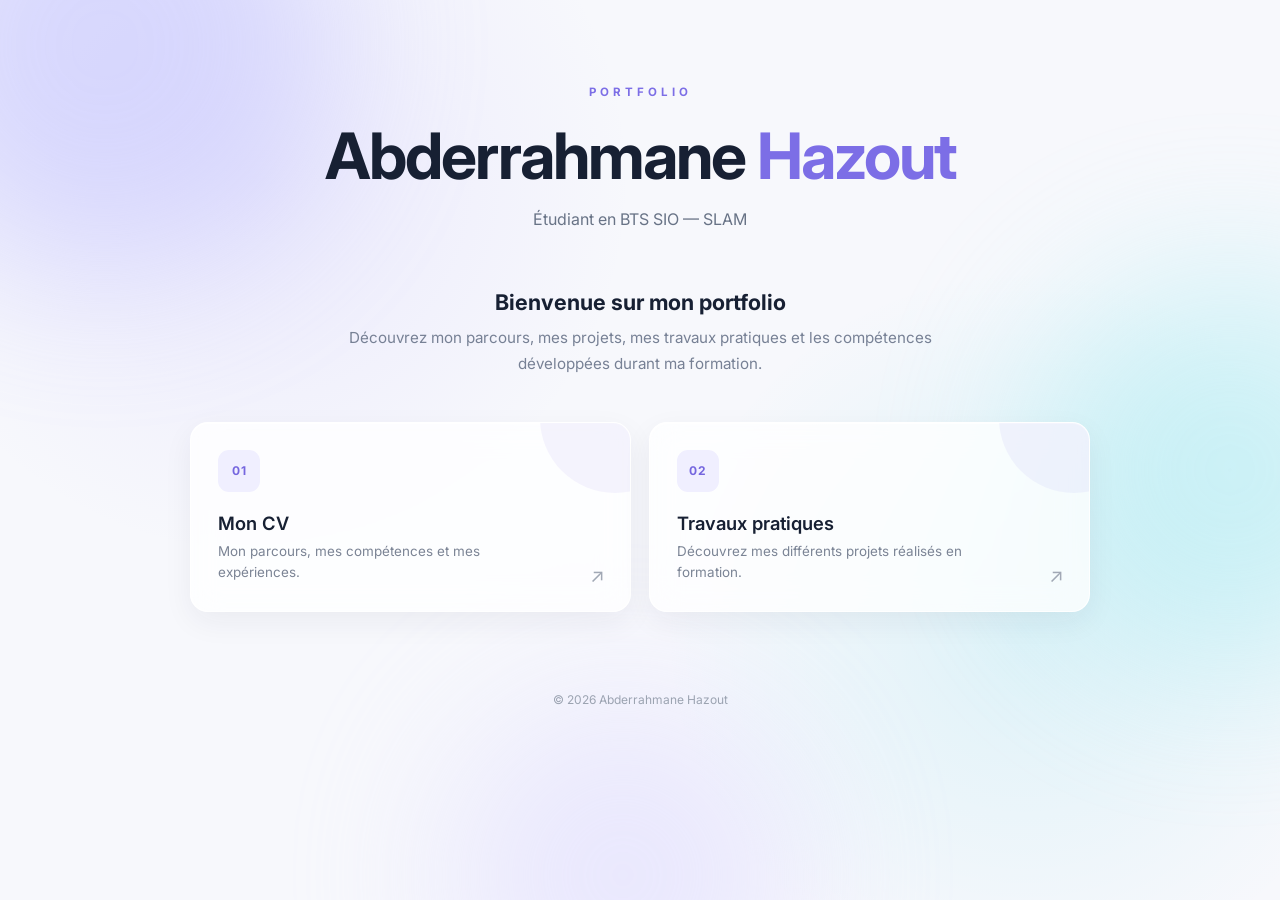
<file: index.html>
<!DOCTYPE html>

<html lang="fr">
<head>
    <meta charset="UTF-8">
    <meta name="viewport" content="width=device-width, initial-scale=1.0">
    <meta http-equiv="X-UA-Compatible" content="ie=edge">
    <title>Portfolio — Abderrahmane Hazout</title>
    <link rel="stylesheet" href="style.css">
</head>

<body>


<div class="background">
    <div class="blob blob-1"></div>
    <div class="blob blob-2"></div>
    <div class="blob blob-3"></div>
</div>

<header>
    <div class="header-content">
        <span class="welcome">PORTFOLIO</span>
        <h1>Abderrahmane <span>Hazout</span></h1>
        <p>Étudiant en BTS SIO — SLAM</p>
    </div>
</header>

<main class="container">

    <section class="intro">
        <h2>Bienvenue sur mon portfolio</h2>
        <p>
            Découvrez mon parcours, mes projets, mes travaux pratiques
            et les compétences développées durant ma formation.
        </p>
    </section>

    <ul class="tp-list">

        <li>
            <a href="CV-2026.pdf">
                <div class="icon">01</div>
                <div class="card-content">
                    <h3>Mon CV</h3>
                    <p>Mon parcours, mes compétences et mes expériences.</p>
                </div>
                <span class="arrow">↗</span>
            </a>
        </li>

        <li>
            <a href="tp/index.html">
                <div class="icon">02</div>
                <div class="card-content">
                    <h3>Travaux pratiques</h3>
                    <p>Découvrez mes différents projets réalisés en formation.</p>
                </div>
                <span class="arrow">↗</span>
            </a>
        </li>

       

        

    </ul>

</main>

<footer>
    <p>© 2026 Abderrahmane Hazout</p>
</footer>


</body>
</html>
</file>
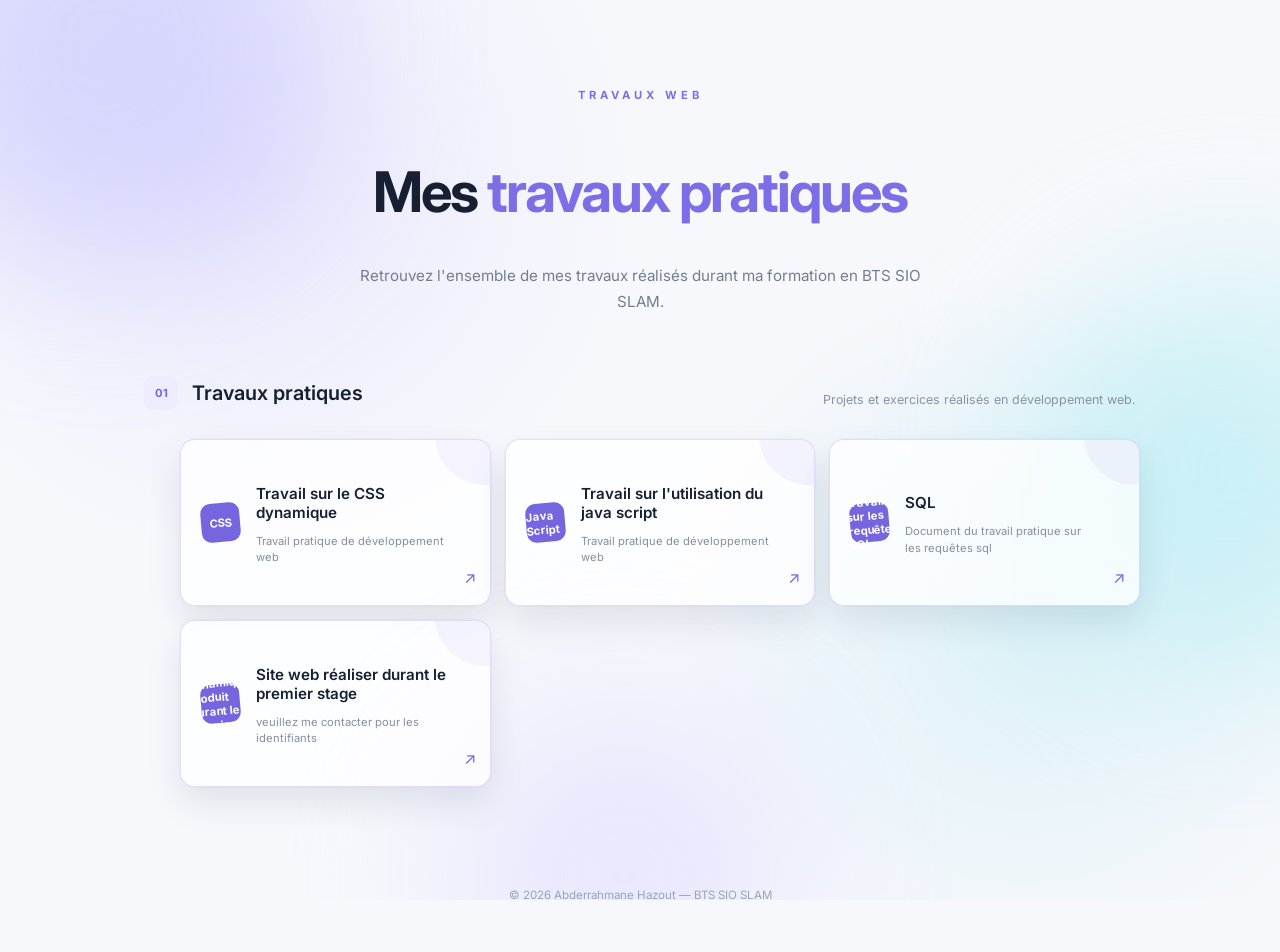
<file: tp/index.html>
<!DOCTYPE html>

<html lang="fr">
<head>
    <meta charset="UTF-8">
    <meta name="viewport" content="width=device-width, initial-scale=1.0">
    <meta http-equiv="X-UA-Compatible" content="ie=edge">
    <title>Travaux Web — Abderrahmane Hazout</title>
    <link rel="stylesheet" href="style.css">
</head>

<body>


<div class="background">
    <div class="blob blob-1"></div>
    <div class="blob blob-2"></div>
    <div class="blob blob-3"></div>
</div>

<header>
    <div class="header-content">
        <span class="welcome">TRAVAUX WEB</span>

        <h1>Mes <span>travaux pratiques</span></h1>

        <p>
            Retrouvez l'ensemble de mes travaux réalisés
            durant ma formation en BTS SIO SLAM.
        </p>
    </div>
</header>

<main class="container">

    <section class="section">

        <div class="section-title">
            <div>
                <span class="section-number">01</span>
                <h2>Travaux pratiques</h2>
            </div>

            <p>
                Projets et exercices réalisés en développement web.
            </p>
        </div>

        <ul class="tp-list">
            
            <li>
                <a href="tp8/index.html">
                    <span class="number">CSS</span>
                    <div>
                        <h3>Travail sur le CSS dynamique</h3>
                        <p>Travail pratique de développement web</p>
                    </div>
                    <span class="arrow">↗</span>
                </a>
            </li>

            <li>
                <a href="tp10/index.html">
                    <span class="number">Java Script</span>
                    <div>
                        <h3>Travail sur l'utilisation du java script</h3>
                        <p>Travail pratique de développement web</p>
                    </div>
                    <span class="arrow">↗</span>
                </a>
            </li>

            <li>
                <a href="tp19/tp19.pdf">
                    <span class="number">Travail sur les requête SQL</span>
                    <div>
                        <h3>SQL</h3>
                        <p>Document du travail pratique sur les requêtes sql</p>
                    </div>
                    <span class="arrow">↗</span>
                </a>
            </li>

             <li>
                <a href="https://johnny.42web.io/">
                    <span class="number">Site web dynamique produit durant le premier stage</span>
                    <div>
                        <h3>Site web réaliser durant le premier stage</h3>
                        <p>veuillez me contacter pour les identifiants</p>
                    </div>
                    <span class="arrow">↗</span>
                </a>
            </li>
            
        </ul>

    </section>

</main>

<footer>
    <p>© 2026 Abderrahmane Hazout — BTS SIO SLAM</p>
</footer>


</body>
</html>
</file>
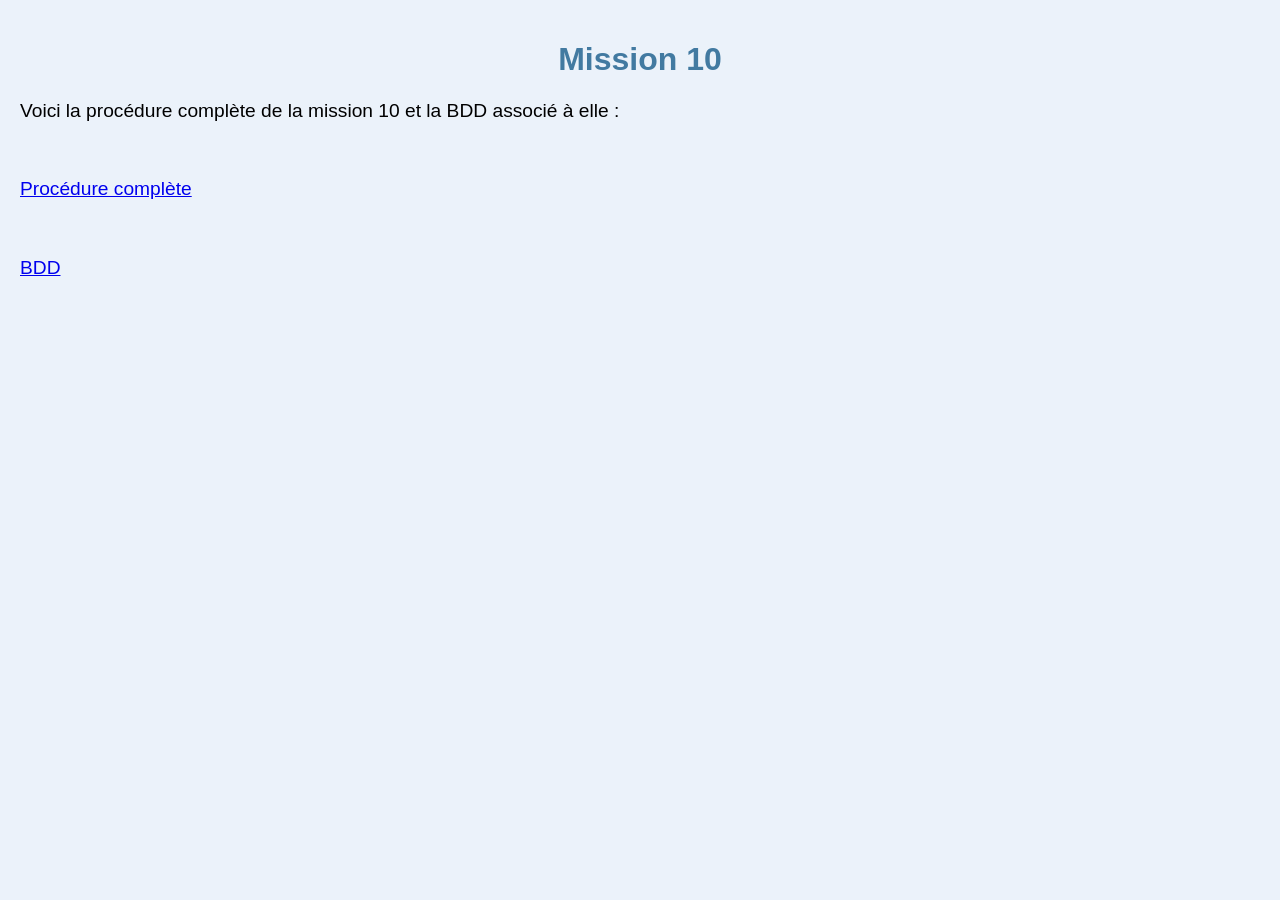
<file: tp/mission10/index.html>
<!DOCTYPE html>
<html lang="en">
<head>
    <meta charset="UTF-8">
    <meta name="viewport" content="width=device-width, initial-scale=1.0">
    <title>Document</title>
    <link rel="stylesheet" href="style.css">
</head>
<body>
    <h1>Mission 10</h1>
    <p>Voici la procédure complète de la mission 10 et la BDD associé à elle :</p> <br>
    <p><a href="Procédure complète — Mission BDD Cinéma.pdf">Procédure complète</a></p><br>
    <p><a href="acteur.sql">BDD</a></p><br>
</body>
</html>
</file>
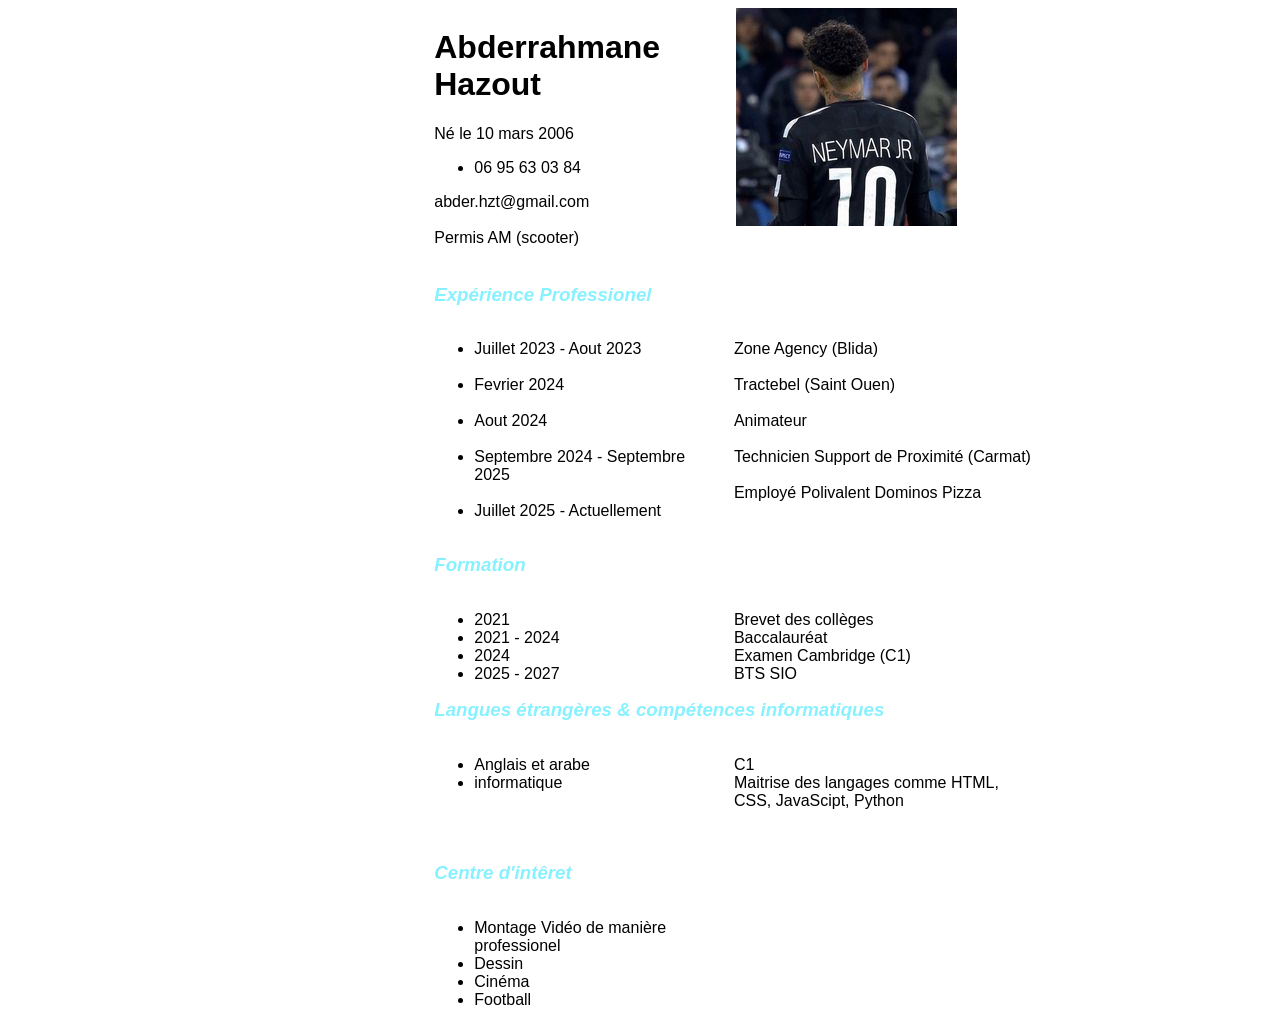
<file: tp/mission5/index.html>
<!DOCTYPE html>
<html lang="en">
<head>
    <meta charset="UTF-8">
    <meta name="viewport" content="width=device-width, initial-scale=1.0">
    <meta http-equiv="X-UA-Compatible" content="ie=edge">
    <title>Document</title>
    <link rel="stylesheet" href="cv.css">
</head>
<body>
    <div class="block0">
        <div class="block1">
            <h1>Abderrahmane Hazout</h1>
            Né le 10 mars 2006
            <ul>
                <li>06 95 63 03 84</li>
            </ul>
            abder.hzt@gmail.com<br>
            <br>
            Permis AM (scooter)
        </div>
        <div class="block2">
            <img src="neymar.jpg">
        </div>
    </div>
    <div class="block3">
        <br>
        <h3>Expérience Professionel</h3>
        <div class="block1">
            <ul>
                <li>Juillet 2023 - Aout 2023 </li>
                <br>
                <li>Fevrier 2024</li>
                <br>
                <li>Aout 2024</li>
                <br>
                <li> Septembre 2024 - Septembre 2025</li>
                <br>
                <li>Juillet 2025 - Actuellement</li>
                <br>
            </ul>
        </div>
        <div class="block4">
            <ul class="ul1">
                <li>Zone Agency (Blida)</li>
                <br>
                <li>Tractebel (Saint Ouen)</li>
                <br>
                <li>Animateur</li>
                <br>
                <li>Technicien Support de Proximité (Carmat)</li>
                <br>
                <li>Employé Polivalent Dominos Pizza</li>
                <br>
            </ul>
        </div>
    </div>
    <div class="block3">
        <h3>Formation</h3>
        <div class="block1">
            <ul>
                <li>2021</li>
                <li>2021 - 2024</li>
                <li>2024</li>
                <li>2025 - 2027</li>
            </ul>
        </div>
        <div class="block4">
            <ul class="ul1">
                <li>Brevet des collèges</li>
                <li>Baccalauréat</li>
                <li>Examen Cambridge (C1)</li>
                <li>BTS SIO</li>
            </ul>
        </div>
    </div>
    <div class="block3">
        <h3>Langues étrangères & compétences informatiques</h3>
        <div class="block1">
        <ul>
            <li>Anglais et arabe</li>
            <li>informatique</li>
        </ul>
        </div>
        <div class="block4">
            <ul class="ul1">
                <li>C1</li>
                <li>Maitrise des langages comme HTML, <br> CSS, JavaScipt, Python</li>
            </ul>
        </div>
    </div>
    <div class="block3">
        <br>
        <h3>Centre d'intêret</h3>
        <div class="block1">
            <ul>
                <li>Montage Vidéo de manière professionel</li>
                <li>Dessin</li>
                <li>Cinéma</li>
                <li>Football</li>
            </ul>
        </div>
    </div>
</body>
</html>
</file>
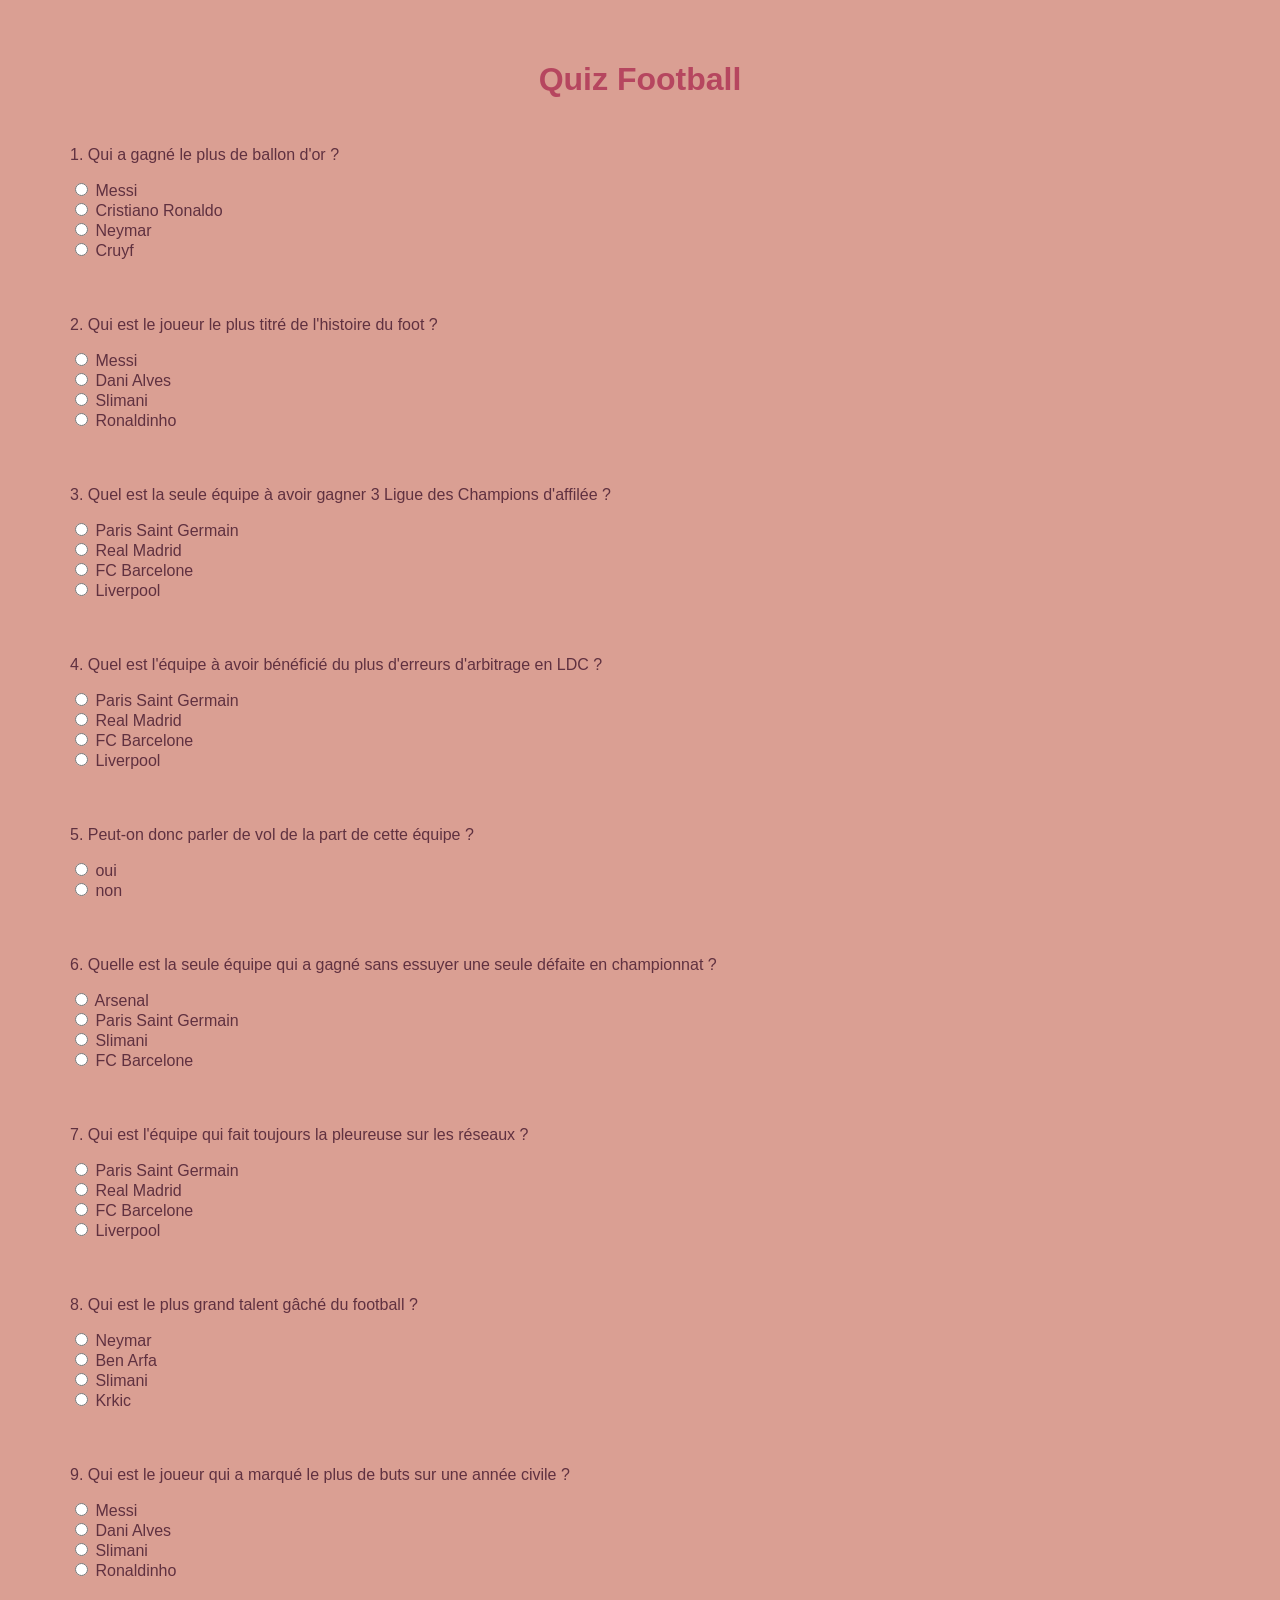
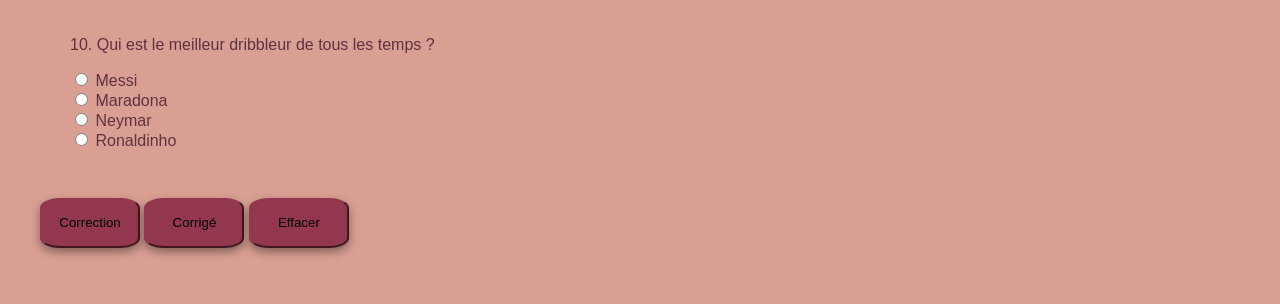
<file: tp/mission9/index.html>
<!DOCTYPE html>
<html lang="en">
<head>
    <meta charset="UTF-8">
    <meta name="viewport" content="width=device-width, initial-scale=1.0">
    <title>Quizz sur le football</title>
    <link rel="stylesheet" href="style.css">
    <script src="script.js"></script>
</head>
<body>
    <h1>Quiz Football</h1>

    <form id="quizForm">
  
      <div>
        <p>1. Qui a gagné le plus de ballon d'or ?</p>
        <input type="radio" name="q1" value="Messi"> Messi<br>
        <input type="radio" name="q1" value="Cristiano Ronaldo"> Cristiano Ronaldo<br>
        <input type="radio" name="q1" value="Neymar"> Neymar<br>
        <input type="radio" name="q1" value="Cruyf"> Cruyf<br>
      </div>
  
      <div>
        <p>2. Qui est le joueur le plus titré de l'histoire du foot ?</p>
        <input type="radio" name="q2" value="Messi"> Messi<br>
        <input type="radio" name="q2" value="Dani Alves"> Dani Alves<br>
        <input type="radio" name="q2" value="Slimani"> Slimani<br>
        <input type="radio" name="q2" value="Ronaldinho"> Ronaldinho<br>
      </div>
  
      <div>
        <p>3. Quel est la seule équipe à avoir gagner 3 Ligue des Champions d'affilée ?</p>
        <input type="radio" name="q3" value="Paris Saint Germain"> Paris Saint Germain<br>
        <input type="radio" name="q3" value="Real Madrid"> Real Madrid<br>
        <input type="radio" name="q3" value="FC Barcelone"> FC Barcelone<br>
        <input type="radio" name="q3" value="Liverpool"> Liverpool<br>
      </div>
  
      <div>
        <p>4. Quel est l'équipe à avoir bénéficié du plus d'erreurs d'arbitrage en LDC ?</p>
        <input type="radio" name="q4" value="Paris Saint Germain"> Paris Saint Germain<br>
        <input type="radio" name="q4" value="Real Madrid"> Real Madrid<br>
        <input type="radio" name="q4" value="FC Barcelone"> FC Barcelone<br>
        <input type="radio" name="q4" value="Liverpool"> Liverpool<br>
      </div>
  
      <div>
        <p>5. Peut-on donc parler de vol de la part de cette équipe ?</p>
        <input type="radio" name="q5" value="oui"> oui<br>
        <input type="radio" name="q5" value="non"> non<br>
      </div>
  
      <div>
        <p>6. Quelle est la seule équipe qui a gagné sans essuyer une seule défaite en championnat ?</p>
        <input type="radio" name="q6" value="Arsenal"> Arsenal<br>
        <input type="radio" name="q6" value="Paris Saint Germain"> Paris Saint Germain<br>
        <input type="radio" name="q6" value="Slimani"> Slimani<br>
        <input type="radio" name="q6" value="FC Barcelone"> FC Barcelone<br>
      </div>
  
      <div>
        <p>7. Qui est l'équipe qui fait toujours la pleureuse sur les réseaux ?</p>
        <input type="radio" name="q7" value="Paris Saint Germain"> Paris Saint Germain<br>
        <input type="radio" name="q7" value="Real Madrid"> Real Madrid<br>
        <input type="radio" name="q7" value="FC Barcelone"> FC Barcelone<br>
        <input type="radio" name="q7" value="Liverpool"> Liverpool<br>
      </div>
  
      <div>
        <p>8. Qui est le plus grand talent gâché du football ?</p>
        <input type="radio" name="q8" value="Neymar"> Neymar<br>
        <input type="radio" name="q8" value="Ben Arfa"> Ben Arfa<br>
        <input type="radio" name="q8" value="Slimani"> Slimani<br>
        <input type="radio" name="q8" value="Krkic"> Krkic<br>
      </div>
  
      <div>
        <p>9. Qui est le joueur qui a marqué le plus de buts sur une année civile ?</p>
        <input type="radio" name="q9" value="Messi"> Messi<br>
        <input type="radio" name="q9" value="Dani Alves"> Dani Alves<br>
        <input type="radio" name="q9" value="Slimani"> Slimani<br>
        <input type="radio" name="q9" value="Ronaldinho"> Ronaldinho<br>
      </div>
  
      <div>
        <p>10. Qui est le meilleur dribbleur de tous les temps ?</p>
        <input type="radio" name="q10" value="Messi"> Messi<br>
        <input type="radio" name="q10" value="Maradona"> Maradona<br>
        <input type="radio" name="q10" value="Neymar"> Neymar<br>
        <input type="radio" name="q10" value="Ronaldinho"> Ronaldinho<br>
      </div>
  
    </form>
  
    <br>
  
    <button onclick="corriger()">Correction</button>
    <button onclick="ouvrirCorrige()">Corrigé</button>
    <button onclick="effacer()">Effacer</button>
  
    <p id="resultat"></p>
</body>
</html>
</file>
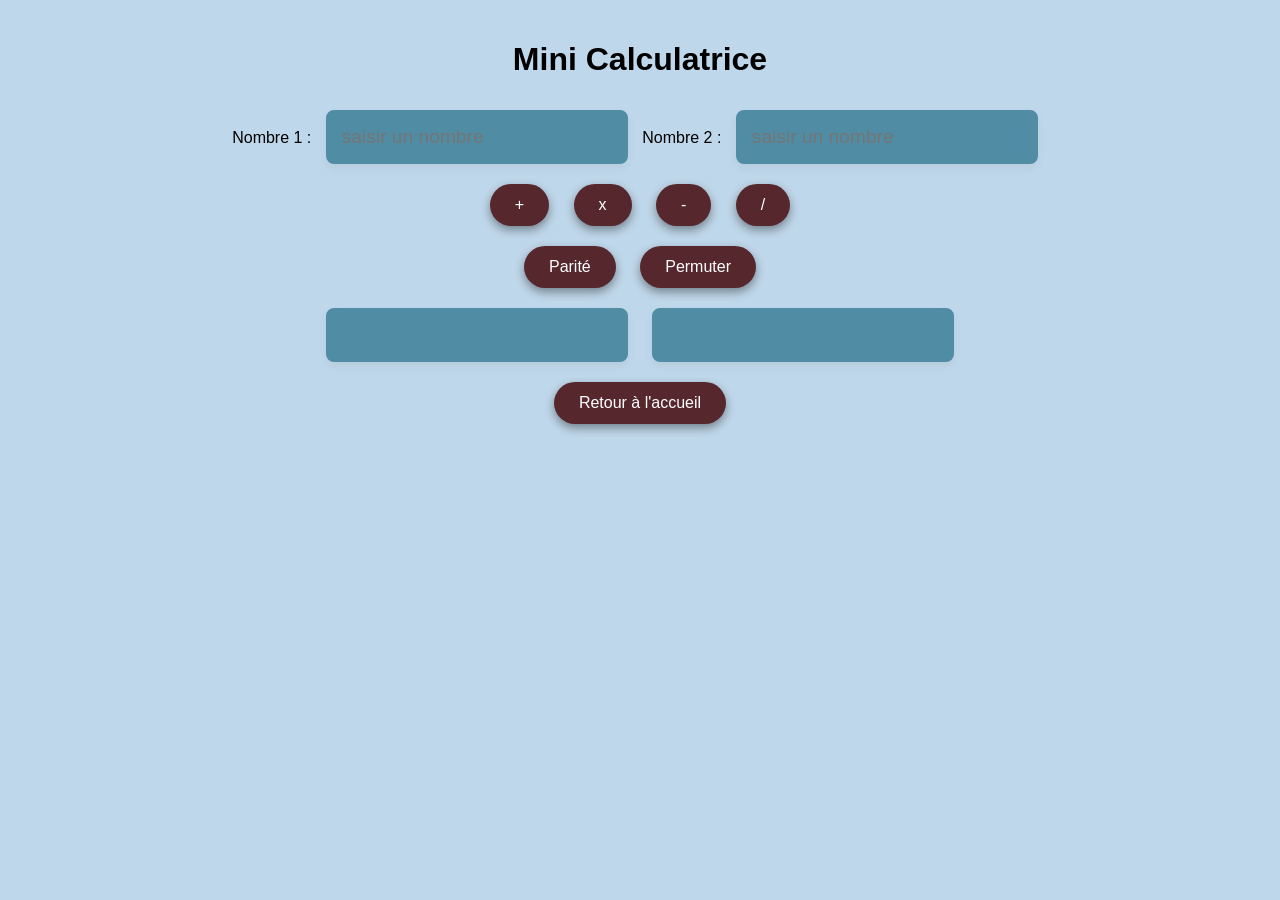
<file: tp/tp10/index.html>
<!DOCTYPE html>
<html lang="en">
<head>
    <meta charset="UTF-8">
    <meta name="viewport" content="width=device-width, initial-scale=1.0">
    <meta http-equiv="X-UA-Compatible" content="ie=edge">
    <title>Document</title>
    <link rel="stylesheet" href="style.css">
    <script src="script.js"></script>
</head>
<body>
    <body>
        
        <header><h1>Mini Calculatrice</h1></header>
        
        <label>Nombre 1 :</label>
        <input type="number" name="t1" id="t1" placeholder="saisir un nombre">
        
        <label>Nombre 2 :</label>
        <input type="number" name="t2" id="t2" placeholder="saisir un nombre"><br>
    
        <button onclick="somme()">+</button>
        <button onclick="multipli()">x</button>
        <button onclick="sous()">-</button>
        <button onclick="div()">/</button><br>
        <button onclick="pair()">Parité</button>
        <button onclick="perm()">Permuter</button><br>

        
    
        <input type="text" name="resultat" id="resultat" readonly>
        <input type="text" name="pair" id="pair" readonly><br>
        <button onclick="location.href='../index.html'">Retour à l'accueil</button>
    </body>
    </html>
    
</body>

</html>
</file>
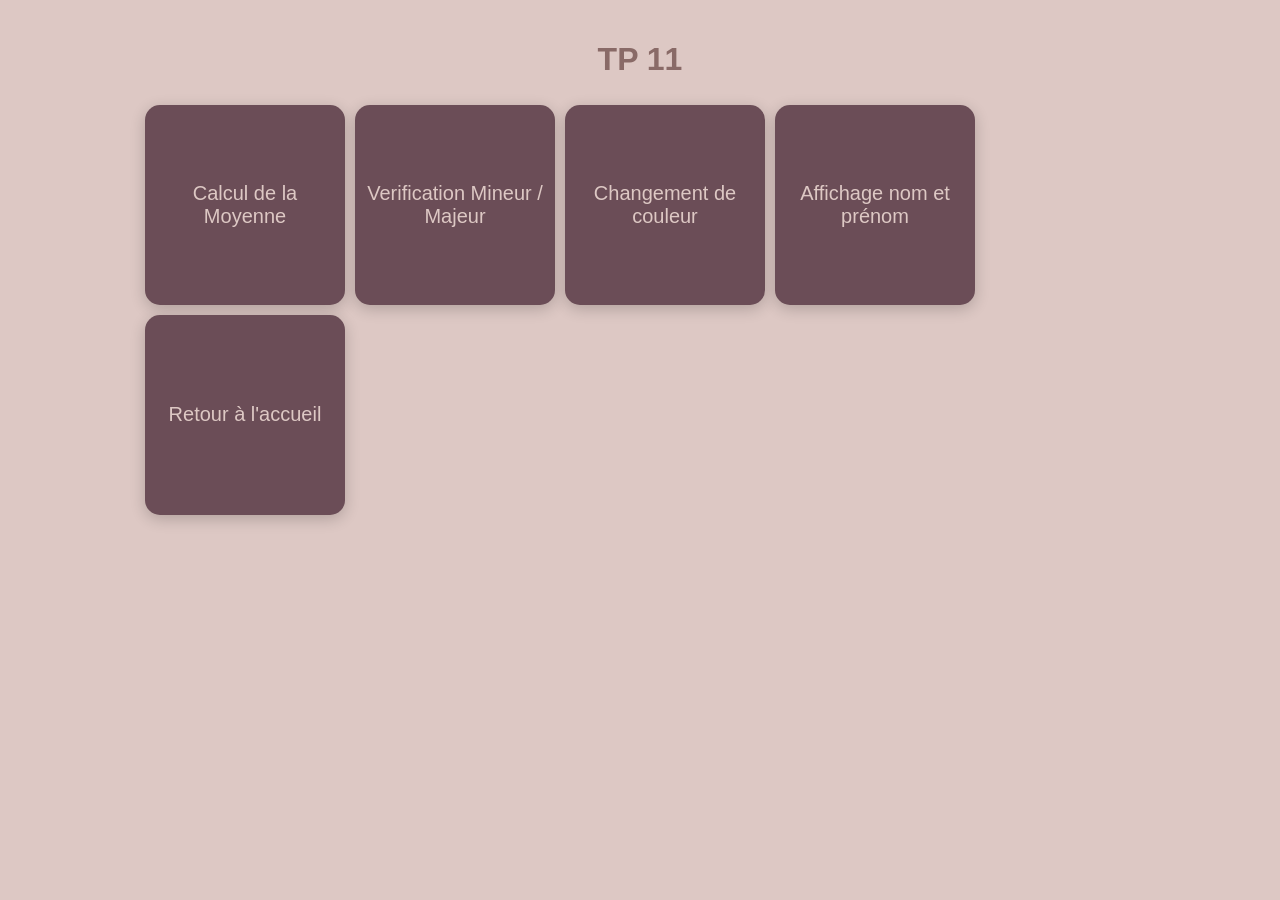
<file: tp/tp11/index.html>
<!DOCTYPE html>
<html lang="en">
<head>
    <meta charset="UTF-8">
    <meta name="viewport" content="width=device-width, initial-scale=1.0">
    <meta http-equiv="X-UA-Compatible" content="ie=edge">
    <title>Document</title>
    <link rel="stylesheet" href="style.css">
    <script src="script.js"></script>
</head>
<body>
    <h1>TP 11</h1>
    <div>
    <button onclick="calcul_moyenne()">Calcul de la Moyenne</button>
    <button onclick="verif_age()">Verification Mineur / Majeur</button>
    <button onclick="test_couleur()">Changement de couleur</button>
    <button onclick="simple_affichage()">Affichage nom et prénom</button><br>
    <button onclick="location.href='../index.html'">Retour à l'accueil</button>
    </div>
</body>

</html>
</file>
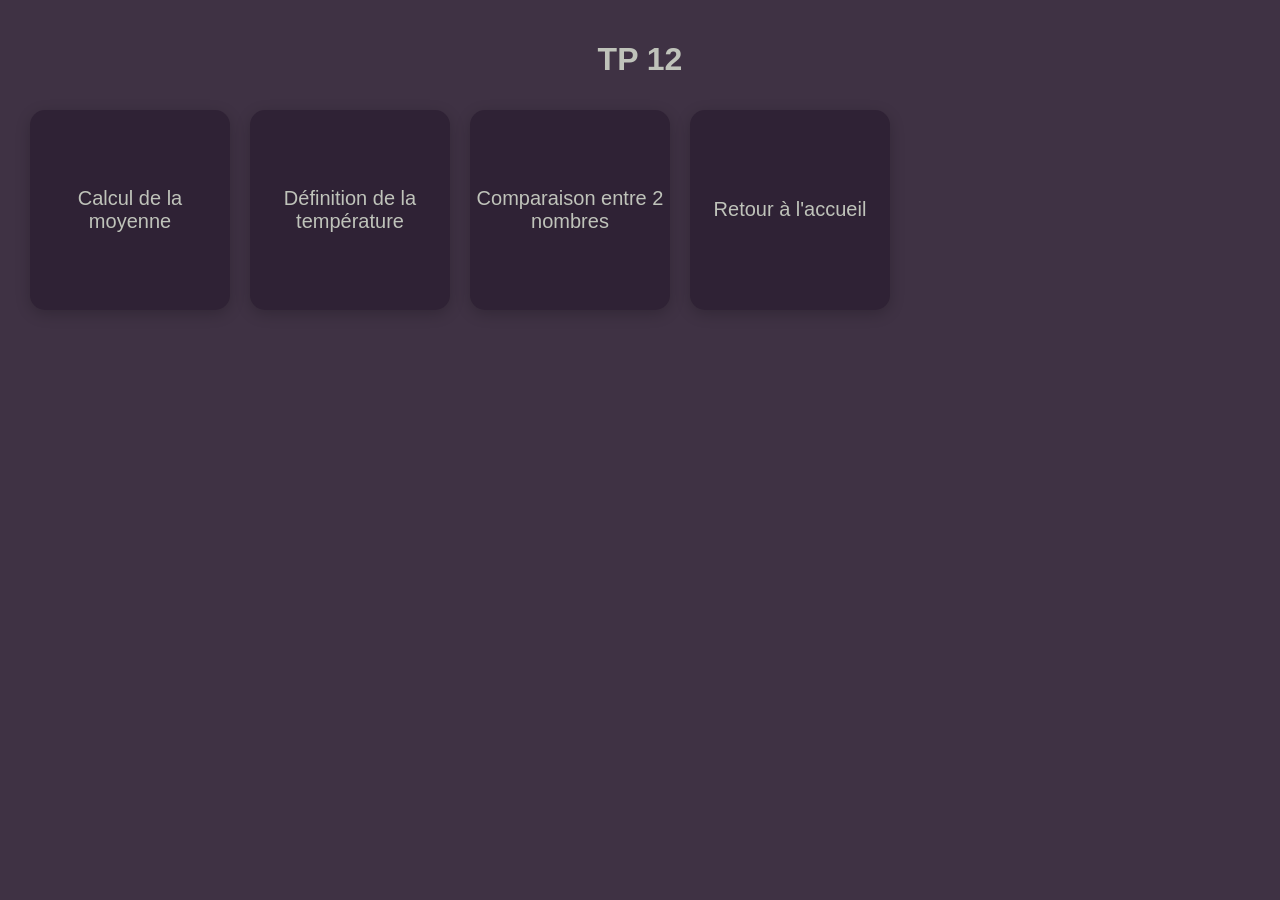
<file: tp/tp12/index.html>
<!DOCTYPE html>
<html lang="en">
<head>
    <meta charset="UTF-8">
    <meta name="viewport" content="width=device-width, initial-scale=1.0">
    <meta http-equiv="X-UA-Compatible" content="ie=edge">
    <title>TP 12</title>
    <link rel="stylesheet" href="style.css">
    <script src="script.js"></script>
</head>
<body>
    <h1>TP 12</h1>
    <button onclick="moyenne()">Calcul de la moyenne</button>
    <button onclick="temperature()">Définition de la température</button>
    <button onclick="comparaison()">Comparaison entre 2 nombres</button>
    

    <button onclick="location.href='../index.html'">Retour à l'accueil</button>

</body>
</html>
</file>
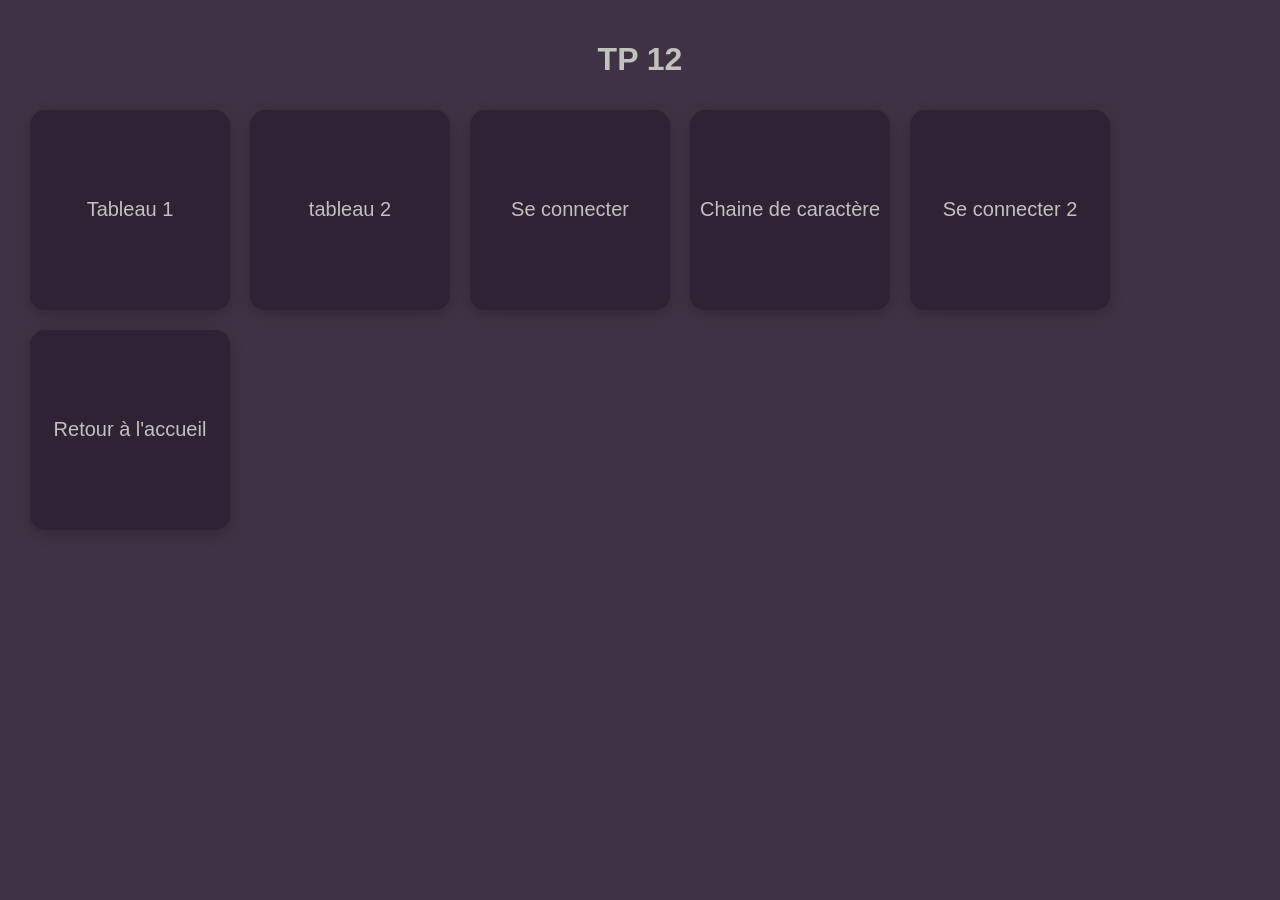
<file: tp/tp13/index.html>
<!DOCTYPE html>
<html lang="en">
<head>
    <meta charset="UTF-8">
    <meta name="viewport" content="width=device-width, initial-scale=1.0">
    <meta http-equiv="X-UA-Compatible" content="ie=edge">
    <title>TP 12</title>
    <link rel="stylesheet" href="style.css">
    <script src="script.js"></script>
</head>
<body>
    <h1>TP 12</h1>
    <button onclick="affichagetab()">Tableau 1</button>
    <button onclick="affichagetab2()">tableau 2</button>
    <button onclick="seconnecter()">Se connecter</button>
    <button onclick="cdc()">Chaine de caractère</button>
    <button onclick="seconnecter2()">Se connecter 2</button>
    

    <button onclick="location.href='../index.html'">Retour à l'accueil</button>

</body>
</html>
</file>
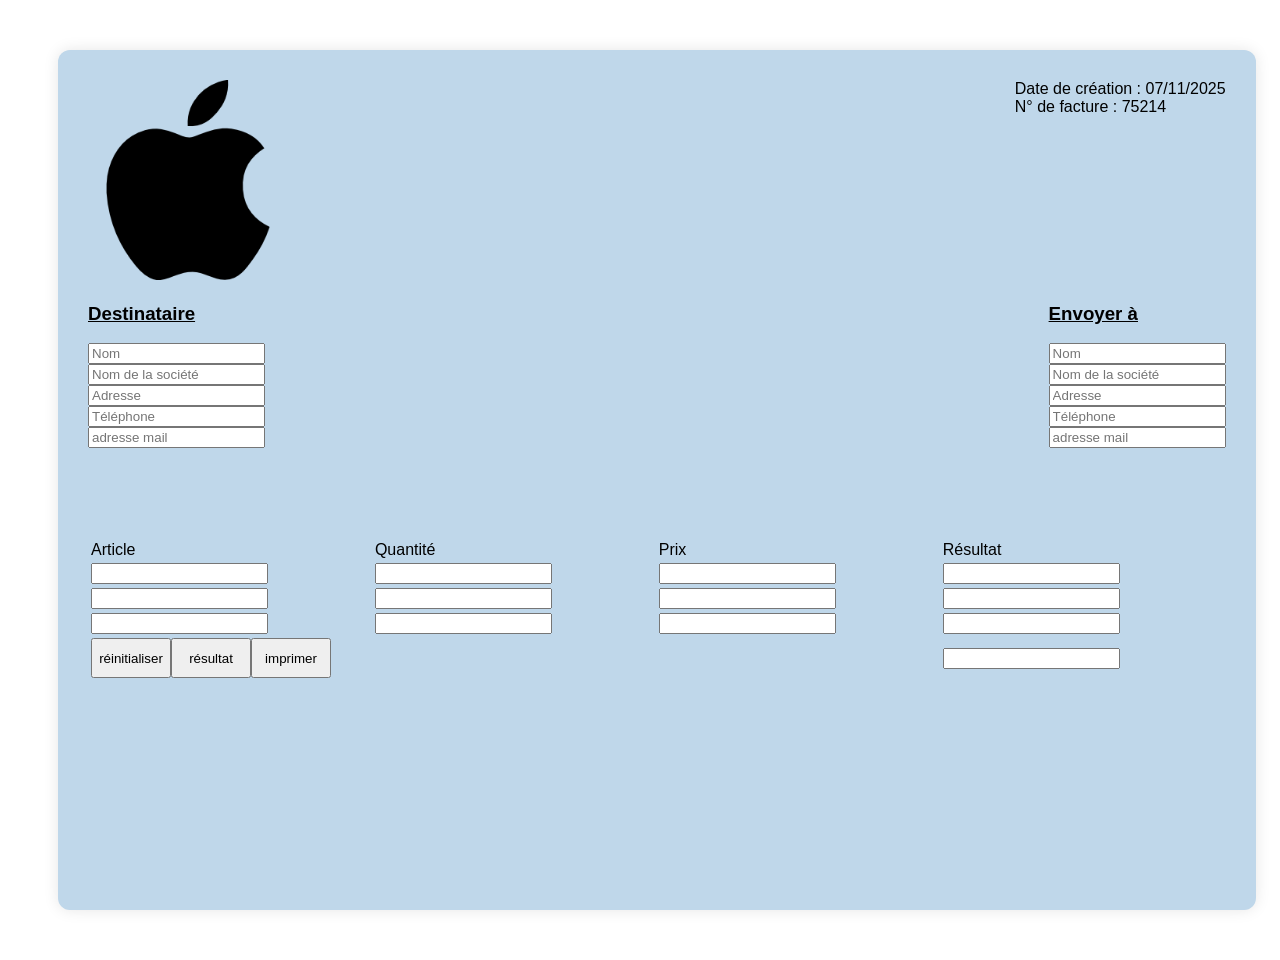
<file: tp/tp14/index.html>
<!DOCTYPE html>
<html lang="en">
<head>
    <meta charset="UTF-8">
    <meta name="viewport" content="width=device-width, initial-scale=1.0">
    <meta http-equiv="X-UA-Compatible" content="ie=edge">
    <title>TP 14</title>
    <link rel="stylesheet" href="style.css">
    <script src="script.js"></script>
</head>
<body>
    <div class="block0">
        <div class="entete">
            <div class="image">
                <img src="747.png" height="200px" width="200px">
            </div>
            <div class="block2">
                Date de création : 07/11/2025
                <br> N° de facture : 75214
            </div>
        </div>
        <div class="information">
            <div class="block3">
                <h3>Destinataire</h3>
                <input type="text" id="n1"placeholder="Nom"><br>
                <input type="text" id="n1"placeholder="Nom de la société"><br>
                <input type="text" id="n1"placeholder="Adresse"><br>
                <input type="number" id="n1"placeholder="Téléphone"><br>
                <input type="email" id="n1"placeholder="adresse mail"><br>
            </div>
            <div class="block4">
                <h3>Envoyer à</h3>
               <input type="text" id="n1"placeholder="Nom"><br>
               <input type="text" id="n1"placeholder="Nom de la société"><br>
               <input type="text" id="n1"placeholder="Adresse"><br>
               <input type="number" id="n1"placeholder="Téléphone"><br>
               <input type="email" id="n1"placeholder="adresse mail"><br>
            </div>
        </div>
        <br>
        <br>
        <br>
        <br>
        <br>
        <div class="taleau">
            <table>
                <tr>
                    <td>Article</td><td>Quantité</td><td>Prix</td><td>Résultat</td>
                </tr>
                <tr>
                    <td><input type="text" id="a1"></td><td><input type="number" id="qt1" ></td><td><input type="number" id="prx1" ></td><td><input type="number" id="rslt1" readonly></td>
                </tr>
                <tr>
                    <td><input type="text" id="a2"></td><td><input type="number" id="qt2" ></td><td><input type="number" id="prx2" ></td><td><input type="number" id="rslt2" readonly></td>
                </tr>            
                    <td><input type="text" id="a3"></td><td><input type="number" id="qt3" ></td><td><input type="number" id="prx3" ></td><td><input type="number" id="rslt3" readonly></td>
                </tr>
                <tr>
                    <td class="bouton" colspan="3"><button onclick="reinitialiser()">réinitialiser</button><button onclick="somme()">résultat</button><button onclick="impr()">imprimer</button></td><td><input type="number" id="rslt4" readonly></td>
                </tr>
            </table>
        </div>
    </div>
</body>
</html>
</file>
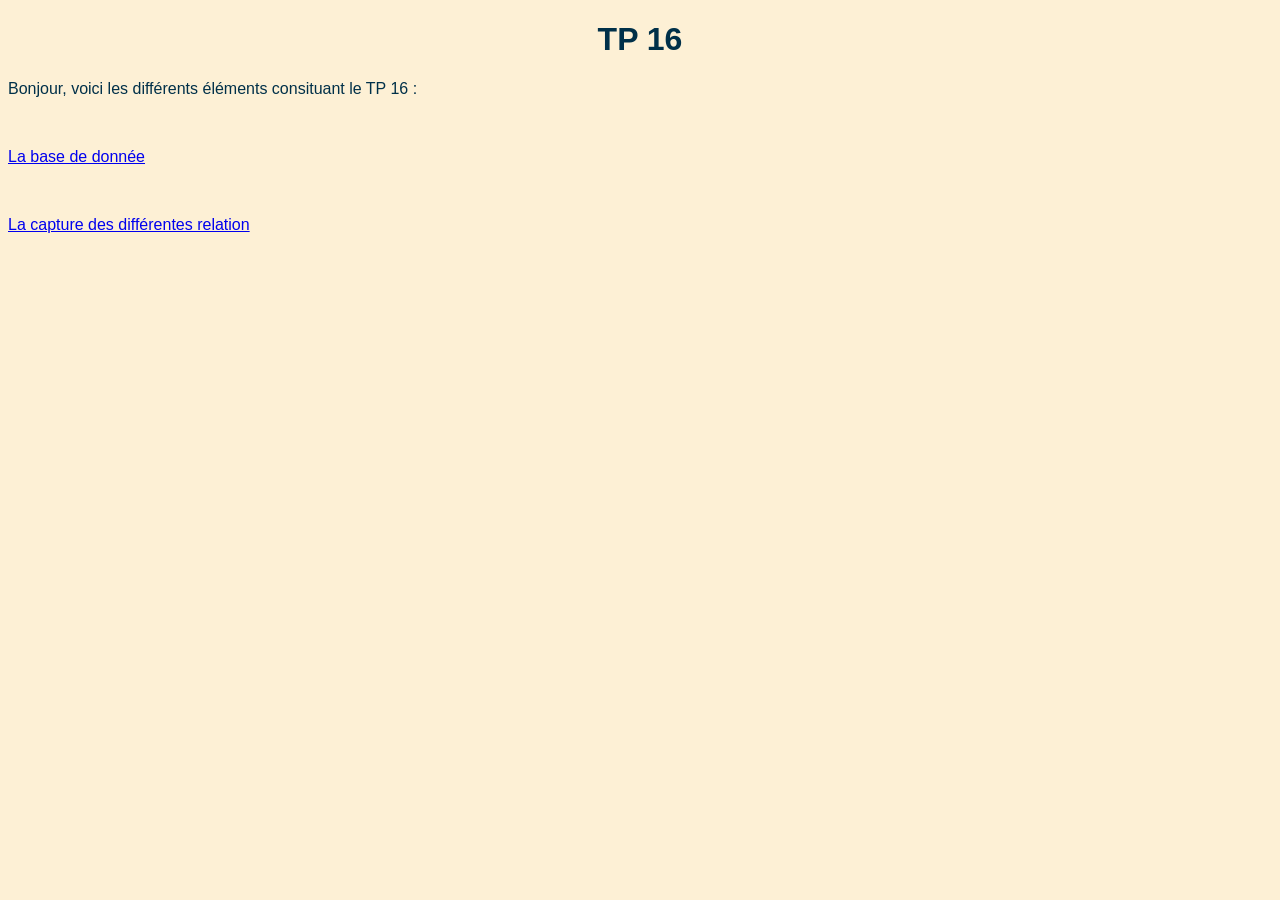
<file: tp/tp16/index.html>
<!DOCTYPE html>
<html lang="en">
<head>
    <meta charset="UTF-8">
    <meta name="viewport" content="width=device-width, initial-scale=1.0">
    <meta http-equiv="X-UA-Compatible" content="ie=edge">
    <title>Document</title>
    <link rel="stylesheet" href="style.css">
</head>
<body>
    <h1>TP 16</h1>
    <p>Bonjour, voici les différents éléments consituant le TP 16 :</p><br>
    <p><a href="agence_location_db.sql">La base de donnée</a></p><br>
    <p><a href="relation_bdd.png">La capture des différentes relation</a></p>
</body>
</html>
</file>
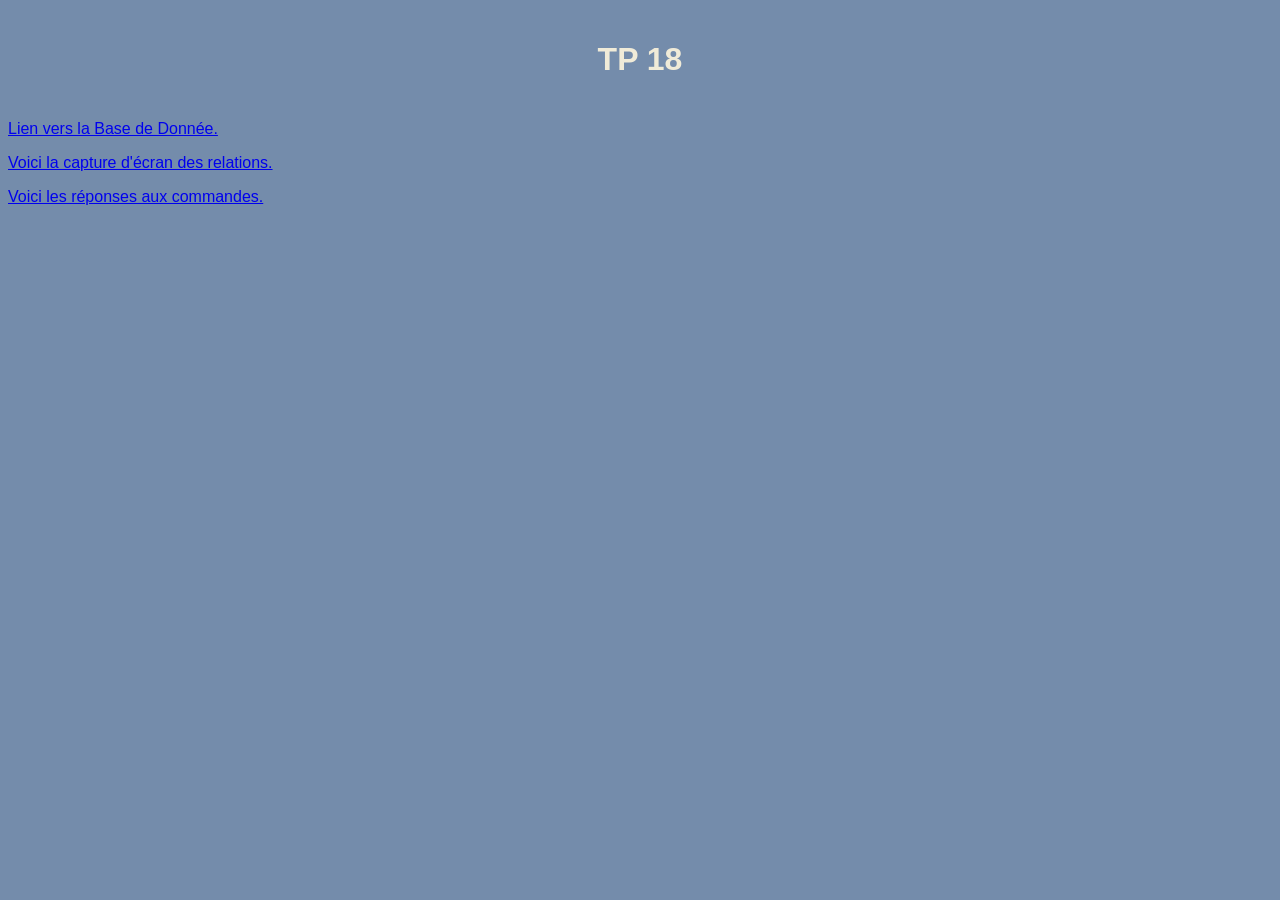
<file: tp/tp18/index.html>
<!DOCTYPE html>
<html lang="en">
<head>
    <meta charset="UTF-8">
    <meta name="viewport" content="width=device-width, initial-scale=1.0">
    <meta http-equiv="X-UA-Compatible" content="ie=edge">
    <title>TP 16</title>
    <link rel="stylesheet" href="style.css">
</head>
<body>
    <h1>TP 18</h1>
<p><a href="centre_de_formation.sql">Lien vers la Base de Donnée.</a></p>
<p><a href="BDD.png">Voici la capture d'écran des relations.</a></p>
<p><a href="TP BD NOTE.docx.pdf">Voici les réponses aux commandes.</a></p>
</body>
</html>
</file>
<file: style.css>
@import url('https://fonts.googleapis.com/css2?family=Inter:wght@400;500;600;700&display=swap');

* {
  box-sizing: border-box;
  margin: 0;
  padding: 0;
  }

html {
scroll-behavior: smooth;
}

body {
font-family: 'Inter', Arial, sans-serif;
background: #f7f8fc;
color: #172033;
min-height: 100vh;
overflow-x: hidden;
position: relative;
}

/* BACKGROUND */

.background {
position: fixed;
inset: 0;
overflow: hidden;
z-index: -1;
background:
radial-gradient(circle at 20% 20%, rgba(147, 129, 255, 0.12), transparent 30%),
radial-gradient(circle at 80% 70%, rgba(0, 188, 212, 0.10), transparent 30%),
#f7f8fc;
}

.blob {
position: absolute;
border-radius: 50%;
filter: blur(80px);
opacity: 0.45;
animation: floating 14s ease-in-out infinite alternate;
}

.blob-1 {
width: 450px;
height: 450px;
background: #b8b8ff;
top: -180px;
left: -120px;
}

.blob-2 {
width: 400px;
height: 400px;
background: #9eeaf0;
right: -150px;
top: 30%;
animation-delay: -5s;
}

.blob-3 {
width: 350px;
height: 350px;
background: #d9d4ff;
bottom: -150px;
left: 35%;
animation-delay: -9s;
}

@keyframes floating {
0% {
transform: translate(0, 0) scale(1);
}


50% {
    transform: translate(40px, -30px) scale(1.08);
}

100% {
    transform: translate(-30px, 40px) scale(0.95);
}


}

/* HEADER */

header {
padding: 80px 20px 35px;
text-align: center;
animation: fadeDown 0.8s ease forwards;
}

.header-content {
max-width: 800px;
margin: auto;
}

.welcome {
display: inline-block;
font-size: 0.72rem;
font-weight: 700;
letter-spacing: 4px;
color: #7c6ee6;
margin-bottom: 18px;
}

header h1 {
font-size: clamp(2.3rem, 6vw, 4rem);
font-weight: 700;
letter-spacing: -2px;
color: #172033;
}

header h1 span {
color: #7c6ee6;
}

header p {
margin-top: 15px;
font-size: 1rem;
color: #687386;
}

/* MAIN */

.container {
width: min(900px, calc(100% - 40px));
margin: 25px auto 60px;
}

/* INTRO */

.intro {
text-align: center;
max-width: 650px;
margin: 0 auto 45px;
animation: fadeUp 0.8s ease 0.15s both;
}

.intro h2 {
font-size: 1.35rem;
margin-bottom: 10px;
color: #172033;
}

.intro p {
color: #778195;
line-height: 1.7;
font-size: 0.95rem;
}

/* CARDS */

.tp-list {
list-style: none;
display: grid;
grid-template-columns: repeat(2, 1fr);
gap: 18px;
}

.tp-list li {
opacity: 0;
animation: fadeUp 0.7s ease forwards;
}

.tp-list li:nth-child(1) {
animation-delay: 0.25s;
}

.tp-list li:nth-child(2) {
animation-delay: 0.35s;
}

.tp-list li:nth-child(3) {
animation-delay: 0.45s;
}

.tp-list li:nth-child(4) {
animation-delay: 0.55s;
}

.tp-list li a {
min-height: 190px;
position: relative;
display: flex;
flex-direction: column;
justify-content: space-between;
padding: 27px;
text-decoration: none;
color: inherit;
background: rgba(255, 255, 255, 0.78);
border: 1px solid rgba(255, 255, 255, 0.9);
border-radius: 18px;
box-shadow:
0 10px 30px rgba(30, 40, 70, 0.06),
inset 0 1px 0 rgba(255, 255, 255, 0.8);
backdrop-filter: blur(15px);
-webkit-backdrop-filter: blur(15px);
overflow: hidden;
transition:
transform 0.35s ease,
box-shadow 0.35s ease,
border-color 0.35s ease;
}

.tp-list li a::before {
content: '';
position: absolute;
width: 150px;
height: 150px;
border-radius: 50%;
background: rgba(124, 110, 230, 0.08);
top: -80px;
right: -60px;
transition: transform 0.5s ease;
}

.tp-list li a:hover {
transform: translateY(-7px);
border-color: rgba(124, 110, 230, 0.2);
box-shadow:
0 20px 45px rgba(30, 40, 70, 0.12),
0 0 0 1px rgba(124, 110, 230, 0.05);
}

.tp-list li a:hover::before {
transform: scale(1.5);
}

/* ICON / NUMBER */

.icon {
position: relative;
z-index: 1;
width: 42px;
height: 42px;
display: flex;
align-items: center;
justify-content: center;
border-radius: 11px;
background: #f0efff;
color: #7566df;
font-size: 0.75rem;
font-weight: 700;
letter-spacing: 1px;
transition: all 0.3s ease;
}

.tp-list li a:hover .icon {
background: #7566df;
color: white;
transform: rotate(-5deg);
}

/* CARD TEXT */

.card-content {
position: relative;
z-index: 1;
margin-top: 20px;
}

.card-content h3 {
font-size: 1.15rem;
font-weight: 600;
color: #172033;
margin-bottom: 7px;
}

.card-content p {
font-size: 0.84rem;
line-height: 1.6;
color: #7b8495;
max-width: 300px;
}

/* ARROW */

.arrow {
position: absolute;
z-index: 2;
right: 25px;
bottom: 24px;
font-size: 1.2rem;
color: #a1a8b5;
transition: all 0.3s ease;
}

.tp-list li a:hover .arrow {
color: #7566df;
transform: translate(4px, -4px);
}

/* FOOTER */

footer {
text-align: center;
padding: 20px;
color: #9ba3b1;
font-size: 0.75rem;
animation: fadeUp 1s ease 0.7s both;
}

/* ANIMATIONS */

@keyframes fadeUp {
from {
opacity: 0;
transform: translateY(25px);
}


to {
    opacity: 1;
    transform: translateY(0);
}


}

@keyframes fadeDown {
from {
opacity: 0;
transform: translateY(-20px);
}


to {
    opacity: 1;
    transform: translateY(0);
}


}

/* MOBILE */

@media (max-width: 650px) {

```
header {
    padding-top: 55px;
}

header h1 {
    letter-spacing: -1px;
}

.container {
    width: min(100% - 28px, 500px);
}

.tp-list {
    grid-template-columns: 1fr;
}

.tp-list li a {
    min-height: 170px;
}

.intro {
    margin-bottom: 30px;
}

.blob {
    filter: blur(60px);
}


}
</file>
<file: tp/style.css>
@import url('https://fonts.googleapis.com/css2?family=Inter:wght@400;500;600;700&display=swap');

{
box-sizing: border-box;
margin: 0;
padding: 0;
}

html {
scroll-behavior: smooth;
}

body {
font-family: 'Inter', Arial, sans-serif;
background: #f7f8fc;
color: #172033;
min-height: 100vh;
overflow-x: hidden;
}

/* BACKGROUND */

.background {
position: fixed;
inset: 0;
overflow: hidden;
z-index: -1;
background:
radial-gradient(circle at 20% 20%, rgba(147, 129, 255, 0.12), transparent 30%),
radial-gradient(circle at 80% 70%, rgba(0, 188, 212, 0.10), transparent 30%),
#f7f8fc;
}

.blob {
position: absolute;
border-radius: 50%;
filter: blur(80px);
opacity: 0.45;
animation: floating 14s ease-in-out infinite alternate;
}

.blob-1 {
width: 450px;
height: 450px;
background: #b8b8ff;
top: -180px;
left: -120px;
}

.blob-2 {
width: 400px;
height: 400px;
background: #9eeaf0;
right: -150px;
top: 30%;
animation-delay: -5s;
}

.blob-3 {
width: 350px;
height: 350px;
background: #d9d4ff;
bottom: -150px;
left: 35%;
animation-delay: -9s;
}

@keyframes floating {
0% {
transform: translate(0, 0) scale(1);
}

50% {
    transform: translate(40px, -30px) scale(1.08);
}

100% {
    transform: translate(-30px, 40px) scale(0.95);
}

}



header {
padding: 75px 20px 50px;
text-align: center;
animation: fadeDown 0.8s ease forwards;
}

.header-content {
max-width: 700px;
margin: auto;
}

.welcome {
display: inline-block;
font-size: 0.7rem;
font-weight: 700;
letter-spacing: 4px;
color: #7c6ee6;
margin-bottom: 18px;
}

header h1 {
font-size: clamp(2.2rem, 5vw, 3.5rem);
font-weight: 700;
letter-spacing: -2px;
color: #172033;
}

header h1 span {
color: #7c6ee6;
}

header p {
max-width: 600px;
margin: 16px auto 0;
font-size: 0.95rem;
line-height: 1.7;
color: #737d8f;
}



.container {
width: min(1000px, calc(100% - 40px));
margin: 0 auto 70px;
}



.section {
margin-bottom: 65px;
animation: fadeUp 0.8s ease both;
}

.missions {
animation-delay: 0.2s;
}

.section-title {
display: flex;
align-items: flex-end;
justify-content: space-between;
gap: 30px;
margin-bottom: 22px;
padding: 0 4px;
}

.section-title > div {
display: flex;
align-items: center;
gap: 14px;
}

.section-number {
display: flex;
align-items: center;
justify-content: center;
width: 34px;
height: 34px;
border-radius: 9px;
background: #eeecff;
color: #7566df;
font-size: 0.7rem;
font-weight: 700;
}

.section-title h2 {
font-size: 1.25rem;
font-weight: 600;
color: #172033;
}

.section-title > p {
max-width: 400px;
font-size: 0.78rem;
line-height: 1.5;
color: #8992a1;
text-align: right;
}



.tp-list {
list-style: none;
display: grid;
grid-template-columns: repeat(3, 1fr);
gap: 14px;
}

.tp-list li {
opacity: 0;
animation: cardAppear 0.6s ease forwards;
}

.tp-list li(1) {
animation-delay: 0.05s;
}

.tp-list li(2) {
animation-delay: 0.10s;
}

.tp-list li(3) {
animation-delay: 0.15s;
}

.tp-list li(4) {
animation-delay: 0.20s;
}

.tp-list li(5) {
animation-delay: 0.25s;
}

.tp-list li(6) {
animation-delay: 0.30s;
}

.tp-list li(7) {
animation-delay: 0.35s;
}

.tp-list li(8) {
animation-delay: 0.40s;
}

.tp-list li(9) {
animation-delay: 0.45s;
}

.tp-list li(10) {
animation-delay: 0.50s;
}

.tp-list li(11) {
animation-delay: 0.55s;
}

.tp-list li(12) {
animation-delay: 0.60s;
}

.tp-list li(13) {
animation-delay: 0.65s;
}

.tp-list li(14) {
animation-delay: 0.70s;
}

.tp-list li(15) {
animation-delay: 0.75s;
}

.tp-list li(16) {
animation-delay: 0.80s;
}

.tp-list li(17) {
animation-delay: 0.85s;
}



.tp-list li a {
min-height: 125px;
position: relative;
display: flex;
align-items: center;
gap: 16px;
padding: 20px;
text-decoration: none;
color: inherit;
background: rgba(255, 255, 255, 0.76);
border: 1px solid rgba(255, 255, 255, 0.9);
border-radius: 15px;
box-shadow:
0 8px 25px rgba(30, 40, 70, 0.055),
inset 0 1px 0 rgba(255, 255, 255, 0.8);
backdrop-filter: blur(14px);
-webkit-backdrop-filter: blur(14px);
overflow: hidden;
transition:
transform 0.3s ease,
box-shadow 0.3s ease,
border-color 0.3s ease;
}

.tp-list li a::before {
content: '';
position: absolute;
width: 100px;
height: 100px;
border-radius: 50%;
background: rgba(124, 110, 230, 0.07);
top: -55px;
right: -45px;
transition: transform 0.45s ease;
}

.tp-list li a {
transform: translateY(-5px);
border-color: rgba(124, 110, 230, 0.22);
box-shadow:
0 16px 35px rgba(30, 40, 70, 0.10),
0 0 0 1px rgba(124, 110, 230, 0.04);
}

.tp-list li a:hover::before {
transform: scale(1.5);
}



.number {
position: relative;
z-index: 1;
flex-shrink: 0;
width: 39px;
height: 39px;
display: flex;
align-items: center;
justify-content: center;
border-radius: 10px;
background: #f0efff;
color: #7566df;
font-size: 0.7rem;
font-weight: 700;
transition: all 0.3s ease;
}

.tp-list li a .number {
background: #7566df;
color: #ffffff;
transform: rotate(-5deg);
}



.tp-list li a div {
position: relative;
z-index: 1;
min-width: 0;
padding-right: 20px;
}

.tp-list li h3 {
font-size: 0.95rem;
font-weight: 600;
color: #172033;
margin-bottom: 5px;
}

.tp-list li p {
font-size: 0.7rem;
line-height: 1.45;
color: #858e9d;
}



.arrow {
position: absolute;
z-index: 2;
right: 17px;
bottom: 15px;
font-size: 1rem;
color: #a7adba;
transition: all 0.3s ease;
}

.tp-list li a .arrow {
color: #7566df;
transform: translate(3px, -3px);
}



footer {
text-align: center;
padding: 15px 20px 30px;
color: #9ba3b1;
font-size: 0.72rem;
}



@keyframes cardAppear {
from {
opacity: 0;
transform: translateY(18px);
}

to {
    opacity: 1;
    transform: translateY(0);
}

}

@keyframes fadeUp {
from {
opacity: 0;
transform: translateY(25px);
}

to {
    opacity: 1;
    transform: translateY(0);
}

}

@keyframes fadeDown {
from {
opacity: 0;
transform: translateY(-20px);
}

to {
    opacity: 1;
    transform: translateY(0);
}

}



@media (max-width: 800px) {

.tp-list {
    grid-template-columns: repeat(2, 1fr);
}

.section-title {
    align-items: flex-start;
    flex-direction: column;
    gap: 10px;
}

.section-title > p {
    text-align: left;
}

}

/* MOBILE */

@media (max-width: 560px) {

header {
    padding: 55px 18px 40px;
}

header h1 {
    letter-spacing: -1px;
}

.container {
    width: min(100% - 28px, 500px);
}

.tp-list {
    grid-template-columns: 1fr;
}

.tp-list li a {
    min-height: 105px;
}

.section {
    margin-bottom: 50px;
}

.section-title h2 {
    font-size: 1.1rem;
}

.blob {
    filter: blur(60px);
}

}
</file>
<file: tp/mission10/style.css>
body {
    font-family: Arial, Helvetica, sans-serif;
    background-color:#EBF2FA ;
    align-content: center;
    margin: 20px;
}

h1 {
    align-content: center;
    justify-content: center;
    color: #427AA1;
    text-align: center;
}

p {
    font-size: larger;
}
</file>
<file: tp/mission5/cv.css>
body {
    font-family: Arial, Helvetica, sans-serif;
    justify-content: center;
    padding-left: 33.3%;
    font-size: 16px;
}



.block2 {    
    float: right;
    height: 80%;
    width: 31%;
    margin: 0; 
    border-radius: 5%;
    align-content: center;
    padding-right: 33%;
}

.block0 {

    border-radius: 5%;


}

.block1 {
    float: left;
    height: 80%;
    width: 31%;
    margin: 0; 
    border-radius: 5%;
    align-content: center;
    padding: 0%
}

.block3 {
    clear: both;
    margin: 0; 
    border-radius: 5%;
}

.ul1 {
    list-style-type: none;
}

neymar.jpg{
    border-radius: 25%;
}

.block4 {
    float: left;
    height: 80%;
    margin: 0; 
    border-radius: 5%;
    align-content: center;
    padding: 0%
}

h3 {
    font-style: italic;
    color: #87F1FF;
}
</file>
<file: tp/mission9/style.css>
body {
    font-family: Arial, Helvetica, sans-serif;
    background-color: #DA9F93;
    margin: 20px;
    padding: 20px;
    color: #B6465F;
}

h1 {
    justify-content: center;
    text-align: center;
}

div {
    color: #603140;
    margin: 20px;
    padding: 10px;
}

button {
    border-radius: 20%;
    height: 50px;
    width: 100px;
    background-color: #92374D;
    border-color: #92374D;
    cursor: pointer;
    box-shadow: 0 4px 10px rgba(0, 0, 0, 0.4);
}
button:hover{
    background-color: #793940;
    box-shadow: 0 4px 15px rgba(0, 0, 0, 0.4);
    transition: 0.5s;
    color: #BFC3BA;
}
</file>
<file: tp/tp10/style.css>
body {
    font-family: Arial, Helvetica, sans-serif;
    background-color: #BFD7EA;
    text-align: center;
    margin: 0;
    padding: 20px;
}

input {
    width: 270px;
    padding: 12px;
    margin: 10px;
    font-size: 1.2em;
    border: 4px solid #508CA4;
    border-radius: 8px;
    background-color: #508CA4;
    color: #BDD4E7;
    box-shadow: 0 4px 10px rgba(0, 0, 0, 0.05)
}

button {
    background-color: #56282D;
    color: white;
    padding: 12px 25px;
    margin: 10px;
    border: none;
    border-radius: 25px;
    font-size: 1em;
    cursor: pointer;
    box-shadow: 0 4px 10px rgba(0, 0, 0, 0.4);

}

button:hover{
    background-color: #793940;
    box-shadow: 0 4px 15px rgba(0, 0, 0, 0.4);
    transition: 0.5s;
}

.r {
    cursor: pointer;
}

@media(max-width:600px){body{font-size:14px}}
</file>
<file: tp/tp11/style.css>
body {
    background-color: #DDC8C4;
    color: #896A67;
    font-family: Arial, Helvetica, sans-serif;
    justify-content: center;
    text-align: center;
    margin: 0;
    padding: 20px;
}

h1 {
    text-align: center;
}
div {
    margin : auto;
    width: 1000px;
}
button {
    height: 200px;
    width: 200px;
    float: left;
    margin: 5px;
    border-radius: 15px;
    background-color: #6B4D57;
    border: 0;
    font-family: Arial, Helvetica, sans-serif;
    color: #DDC8C4;
    font-size: 20px;
    box-shadow: 0 4px 15px rgba(0, 0, 0, 0.2);
    cursor: pointer;

}

button:hover{
    background-color: #583F47;
    box-shadow: 0 4px 15px rgba(0, 0, 0, 0.4);
    transition: 0.5s;
}

@media(max-width:600px){body{font-size:14px}}
</file>
<file: tp/tp12/style.css>
body {
    background-color: #3F3244;
    color: #BFC3BA;
    font-family: Arial, Helvetica, sans-serif;
    justify-content: center;
    text-align: center;
    margin: 0;
    padding: 20px;
}

h1 {
    text-align: center;
}

button {
    height: 200px;
    width: 200px;
    float: left;
    margin: 10px;
    border-radius: 15px;
    background-color: #2F2235;
    border: 0;
    font-family: Arial, Helvetica, sans-serif;
    color: #BFC3BA;
    font-size: 20px;
    box-shadow: 0 4px 15px rgba(0, 0, 0, 0.2);
    cursor: pointer;
    align-items: center;
}

button:hover{
    background-color: #60495A;
    box-shadow: 0 4px 15px rgba(0, 0, 0, 0.4);
    transition: 0.5s;
}

@media(max-width:600px){body{font-size:14px}}
</file>
<file: tp/tp13/style.css>
body {
    background-color: #3F3244;
    color: #BFC3BA;
    font-family: Arial, Helvetica, sans-serif;
    justify-content: center;
    text-align: center;
    margin: 0;
    padding: 20px;
}

h1 {
    text-align: center;
}

button {
    height: 200px;
    width: 200px;
    float: left;
    margin: 10px;
    border-radius: 15px;
    background-color: #2F2235;
    border: 0;
    font-family: Arial, Helvetica, sans-serif;
    color: #BFC3BA;
    font-size: 20px;
    box-shadow: 0 4px 15px rgba(0, 0, 0, 0.2);
    cursor: pointer;
    align-items: center;
}

button:hover{
    background-color: #60495A;
    box-shadow: 0 4px 15px rgba(0, 0, 0, 0.4);
    transition: 0.2s;
    height: 210px;
    width: 210px;
}

@media(max-width:600px){body{font-size:14px}}
</file>
<file: tp/tp14/style.css>
body {
    font-family: Arial, Helvetica, sans-serif;

}

.block0 {
    background-color: #BFD7EA;
    border-radius: 12px;
    box-shadow: 0 0 15px rgba(0, 0, 0, 0.1);
    border-collapse: separate;
    border-spacing: 15px;
    margin: 50px;
    width: 90%;
    padding: 30px;
    display: flex;
    flex-direction: column;
    height: 800px;
}

.entete {
    display: flex;
    justify-content: space-between;
}

.information {
    display: flex;
    justify-content: space-between;
}

h3 {
    text-decoration: underline;
    font-weight: bolder;
}

table {
    border: 2px;
    color: black;
    border-color: black;
    width: 100%;
}

.bouton {
    align-content: center;
}

button {
    height: 40px;
    width: 80px;
}

.n1 {
    border: none;
}
</file>
<file: tp/tp16/style.css>
body {
    font-family: Arial, Helvetica, sans-serif;
    background-color: #fdf0d5;
    color: #003049;
}

h1 {
    text-align: center;
}
</file>
<file: tp/tp18/style.css>
body {
    background-color: #748CAB;
    color: #F0EBD8;
    font-family: Arial, Helvetica, sans-serif;
}

p {
    color: #F0EBD8;
}

h1 {
    text-align: center;
    padding: 20px;  
}
</file>
